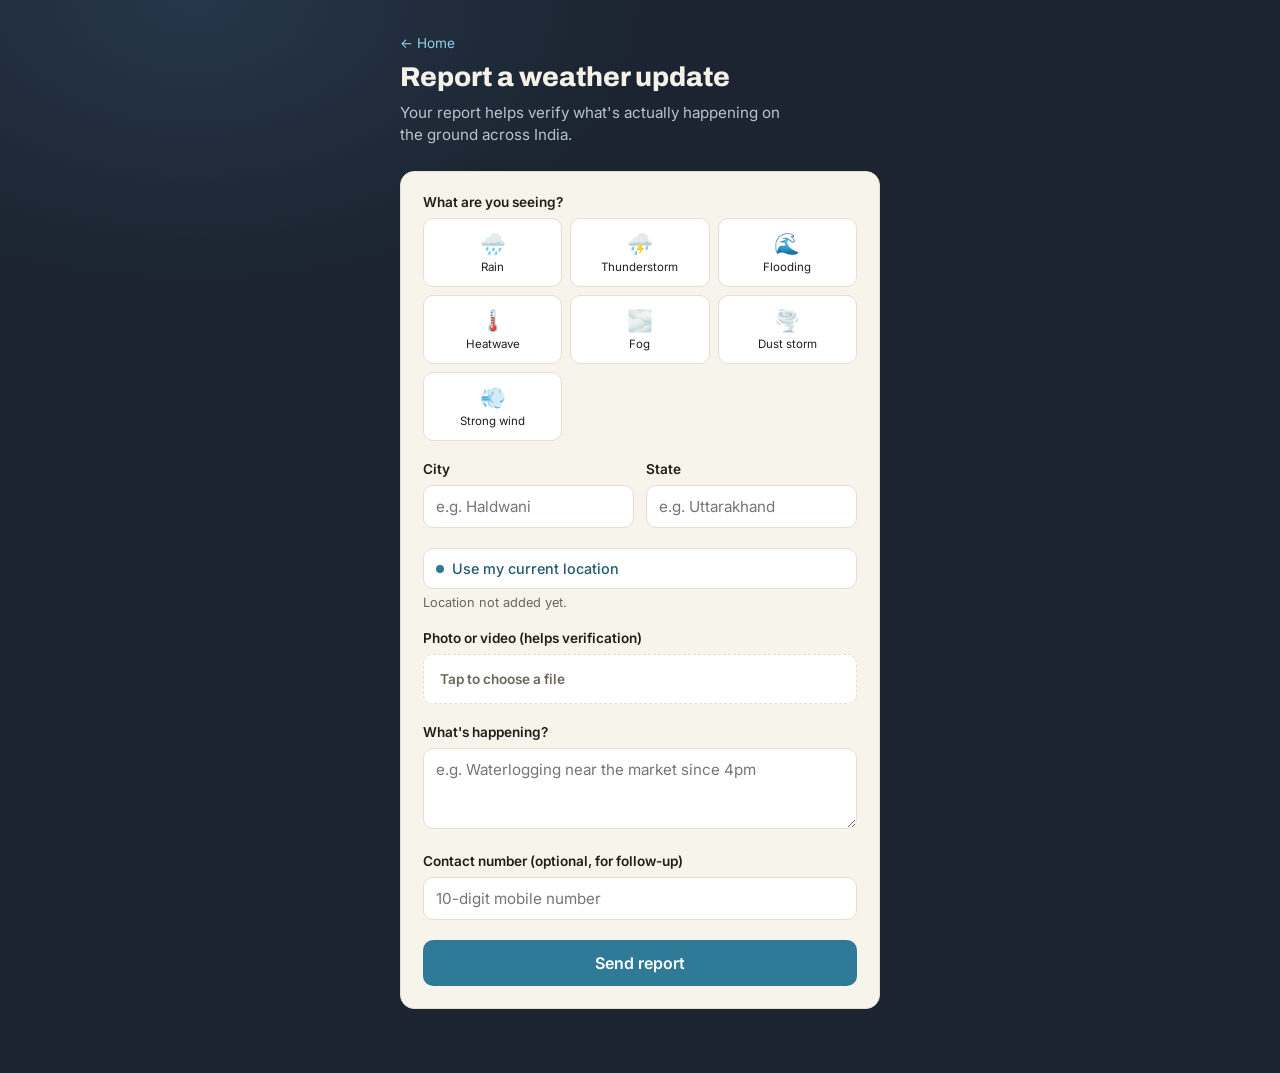
<file: page1.html>
<!DOCTYPE html>
<html lang="en">
<head>
<meta charset="UTF-8">
<meta name="viewport" content="width=device-width, initial-scale=1.0">
<title>Report a Weather Update</title>
<link rel="preconnect" href="https://fonts.googleapis.com">
<link rel="preconnect" href="https://fonts.gstatic.com" crossorigin>
<link href="https://fonts.googleapis.com/css2?family=Archivo:wght@600;800&family=Inter:wght@400;500;600&display=swap" rel="stylesheet">
<style>
  :root{
    --bg:#1B2430;
    --bg-glow:#26364A;
    --card:#F7F4EC;
    --card-border:#E4DFD1;
    --ink:#201E1A;
    --muted:#6B6759;
    --accent:#2F7A96;
    --accent-dark:#215C71;
    --on-accent:#FFFFFF;
    --ok:#4C8C4A;
    --pending:#C98A2E;
    --severe:#B84438;
    --line:#E4DFD1;
    --radius:10px;
  }

  *{ box-sizing:border-box; }

  body{
    margin:0;
    min-height:100vh;
    background:
      radial-gradient(60% 45% at 15% 0%, var(--bg-glow) 0%, transparent 60%),
      var(--bg);
    font-family:'Inter', sans-serif;
    color:var(--ink);
    padding:32px 16px 64px;
  }

  .page{
    max-width:480px;
    margin:0 auto;
  }

  .home-link{
    display:inline-block;
    color:#8FD3E8;
    text-decoration:none;
    font-size:0.85rem;
    margin-bottom:10px;
  }
  .home-link:hover{ text-decoration:underline; }

  .intro h1{
    font-family:'Archivo', sans-serif;
    font-weight:800;
    font-size:1.7rem;
    line-height:1.2;
    color:#F4F1E9;
    margin:0 0 8px;
  }

  .intro p{
    color:#B9C2CC;
    font-size:0.95rem;
    line-height:1.5;
    margin:0 0 24px;
    max-width:38ch;
  }

  .card{
    background:var(--card);
    border:1px solid var(--card-border);
    border-radius:14px;
    padding:22px;
  }

  .field{ margin-bottom:20px; }
  .field-row{ display:flex; gap:12px; margin-bottom:20px; }
  .field-row .field{ flex:1; margin-bottom:0; }

  label{
    display:block;
    font-size:0.85rem;
    font-weight:600;
    margin-bottom:8px;
  }

  input[type="text"], input[type="tel"], textarea{
    width:100%;
    font-family:'Inter', sans-serif;
    font-size:0.95rem;
    padding:11px 12px;
    border:1px solid var(--line);
    border-radius:var(--radius);
    background:#FFFFFF;
    color:var(--ink);
  }

  input.invalid, .event-grid.invalid{
    border-color:var(--severe);
  }

  textarea{ resize:vertical; font-family:inherit; }

  input:focus-visible, textarea:focus-visible, button:focus-visible{
    outline:2px solid var(--accent);
    outline-offset:2px;
  }

  /* Event type grid */
  .event-grid{
    display:grid;
    grid-template-columns:repeat(3, 1fr);
    gap:8px;
  }

  .event-btn{
    display:flex;
    flex-direction:column;
    align-items:center;
    justify-content:center;
    gap:4px;
    padding:12px 4px;
    min-height:66px;
    background:#FFFFFF;
    border:1px solid var(--line);
    border-radius:var(--radius);
    font-family:'Inter', sans-serif;
    font-size:0.72rem;
    color:var(--ink);
    cursor:pointer;
  }

  .event-btn span{ font-size:1.3rem; }

  .event-btn.selected{
    background:var(--accent);
    border-color:var(--accent-dark);
    color:var(--on-accent);
  }

  .error{
    color:var(--severe);
    font-size:0.8rem;
    margin:8px 0 0;
  }
  .error[hidden]{ display:none; }

  /* Location */
  .location-btn{
    display:flex;
    align-items:center;
    gap:8px;
    width:100%;
    padding:11px 12px;
    background:#FFFFFF;
    border:1px solid var(--line);
    border-radius:var(--radius);
    font-family:'Inter', sans-serif;
    font-size:0.9rem;
    font-weight:500;
    color:var(--accent-dark);
    cursor:pointer;
    margin-bottom:6px;
  }

  .dot{
    width:8px; height:8px; border-radius:50%;
    background:var(--accent);
  }
  .dot.pulsing{ animation:pulse 1s ease-in-out infinite; }
  @keyframes pulse{
    0%,100%{ opacity:1; } 50%{ opacity:0.3; }
  }

  .hint{
    font-size:0.8rem;
    color:var(--muted);
    margin:0 0 20px;
  }

  /* Dropzone */
  .dropzone{
    display:flex;
    align-items:center;
    gap:12px;
    border:1px dashed var(--line);
    border-radius:var(--radius);
    padding:16px;
    cursor:pointer;
    font-size:0.85rem;
    color:var(--muted);
    background:#FFFFFF;
  }

  .thumb{
    width:44px; height:44px;
    object-fit:cover;
    border-radius:6px;
  }
  .thumb[hidden]{ display:none; }

  .submit-btn{
    width:100%;
    padding:13px;
    background:var(--accent);
    color:var(--on-accent);
    border:none;
    border-radius:var(--radius);
    font-family:'Inter', sans-serif;
    font-size:1rem;
    font-weight:600;
    cursor:pointer;
  }
  .submit-btn:hover{ background:var(--accent-dark); }

  .success{
    color:var(--ok);
    font-size:0.85rem;
    font-weight:500;
    margin:12px 0 0;
    text-align:center;
  }
  .success[hidden]{ display:none; }

  /* Recent reports */
  .recent{ margin-top:28px; }
  .recent h2{
    font-family:'Archivo', sans-serif;
    font-size:1rem;
    color:#F4F1E9;
    margin:0 0 12px;
  }

  #recentList{
    list-style:none;
    margin:0; padding:0;
    display:flex;
    flex-direction:column;
    gap:10px;
  }

  .recent-item{
    display:flex;
    align-items:center;
    gap:12px;
    background:var(--card);
    border:1px solid var(--card-border);
    border-radius:var(--radius);
    padding:12px 14px;
  }

  .recent-icon{ font-size:1.4rem; }
  .recent-body{ flex:1; min-width:0; }
  .recent-title{ margin:0; font-weight:600; font-size:0.9rem; }
  .recent-sub{ margin:2px 0 0; font-size:0.8rem; color:var(--muted); }
  .recent-time{ margin:2px 0 0; font-size:0.75rem; color:var(--muted); }

  .pill{
    font-size:0.7rem;
    font-weight:600;
    padding:4px 9px;
    border-radius:999px;
    white-space:nowrap;
  }
  .pill.high{ background:#DCEEDB; color:#2F6B2D; }
  .pill.medium{ background:#F5E4C3; color:#8A5A16; }
  .pill.low{ background:#F3D9D6; color:#8A2E23; }

  @media (prefers-reduced-motion: reduce){
    .dot.pulsing{ animation:none; }
  }
</style>
</head>
<body>

<div class="page">

  <div class="intro">
    <a href="index.html" class="home-link">← Home</a>
    <h1>Report a weather update</h1>
    <p>Your report helps verify what's actually happening on the ground across India.</p>
  </div>

  <form id="reportForm" class="card" novalidate>

    <div class="field">
      <label>What are you seeing?</label>
      <div class="event-grid" id="eventGrid">
        <button type="button" class="event-btn" data-value="rain"><span>🌧️</span>Rain</button>
        <button type="button" class="event-btn" data-value="thunderstorm"><span>⛈️</span>Thunderstorm</button>
        <button type="button" class="event-btn" data-value="flooding"><span>🌊</span>Flooding</button>
        <button type="button" class="event-btn" data-value="heatwave"><span>🌡️</span>Heatwave</button>
        <button type="button" class="event-btn" data-value="fog"><span>🌫️</span>Fog</button>
        <button type="button" class="event-btn" data-value="dust_storm"><span>🌪️</span>Dust storm</button>
        <button type="button" class="event-btn" data-value="strong_wind"><span>💨</span>Strong wind</button>
      </div>
      <p class="error" id="eventError" hidden>Pick one option.</p>
    </div>

    <div class="field-row">
      <div class="field">
        <label for="city">City</label>
        <input type="text" id="city" placeholder="e.g. Haldwani">
      </div>
      <div class="field">
        <label for="state">State</label>
        <input type="text" id="state" placeholder="e.g. Uttarakhand">
      </div>
    </div>

    <button type="button" class="location-btn" id="locateBtn">
      <span class="dot" id="locateDot"></span>
      Use my current location
    </button>
    <p class="hint" id="coordsText">Location not added yet.</p>

    <div class="field">
      <label for="photo">Photo or video (helps verification)</label>
      <label class="dropzone" for="photo">
        <img id="thumb" class="thumb" hidden alt="Selected photo preview">
        <span id="dropzoneText">Tap to choose a file</span>
      </label>
      <input type="file" id="photo" accept="image/*,video/*" hidden>
    </div>

    <div class="field">
      <label for="description">What's happening?</label>
      <textarea id="description" rows="3" placeholder="e.g. Waterlogging near the market since 4pm"></textarea>
    </div>

    <div class="field">
      <label for="phone">Contact number (optional, for follow-up)</label>
      <input type="tel" id="phone" placeholder="10-digit mobile number">
    </div>

    <button type="submit" class="submit-btn">Send report</button>
    <p class="success" id="successMsg" hidden></p>
  </form>

  <section class="recent" id="recentSection" hidden>
    <h2>Recent reports</h2>
    <ul id="recentList"></ul>
  </section>

</div>

<script src="api.js"></script>
<script src="page1.js"></script>

</body>
</html>
</file>
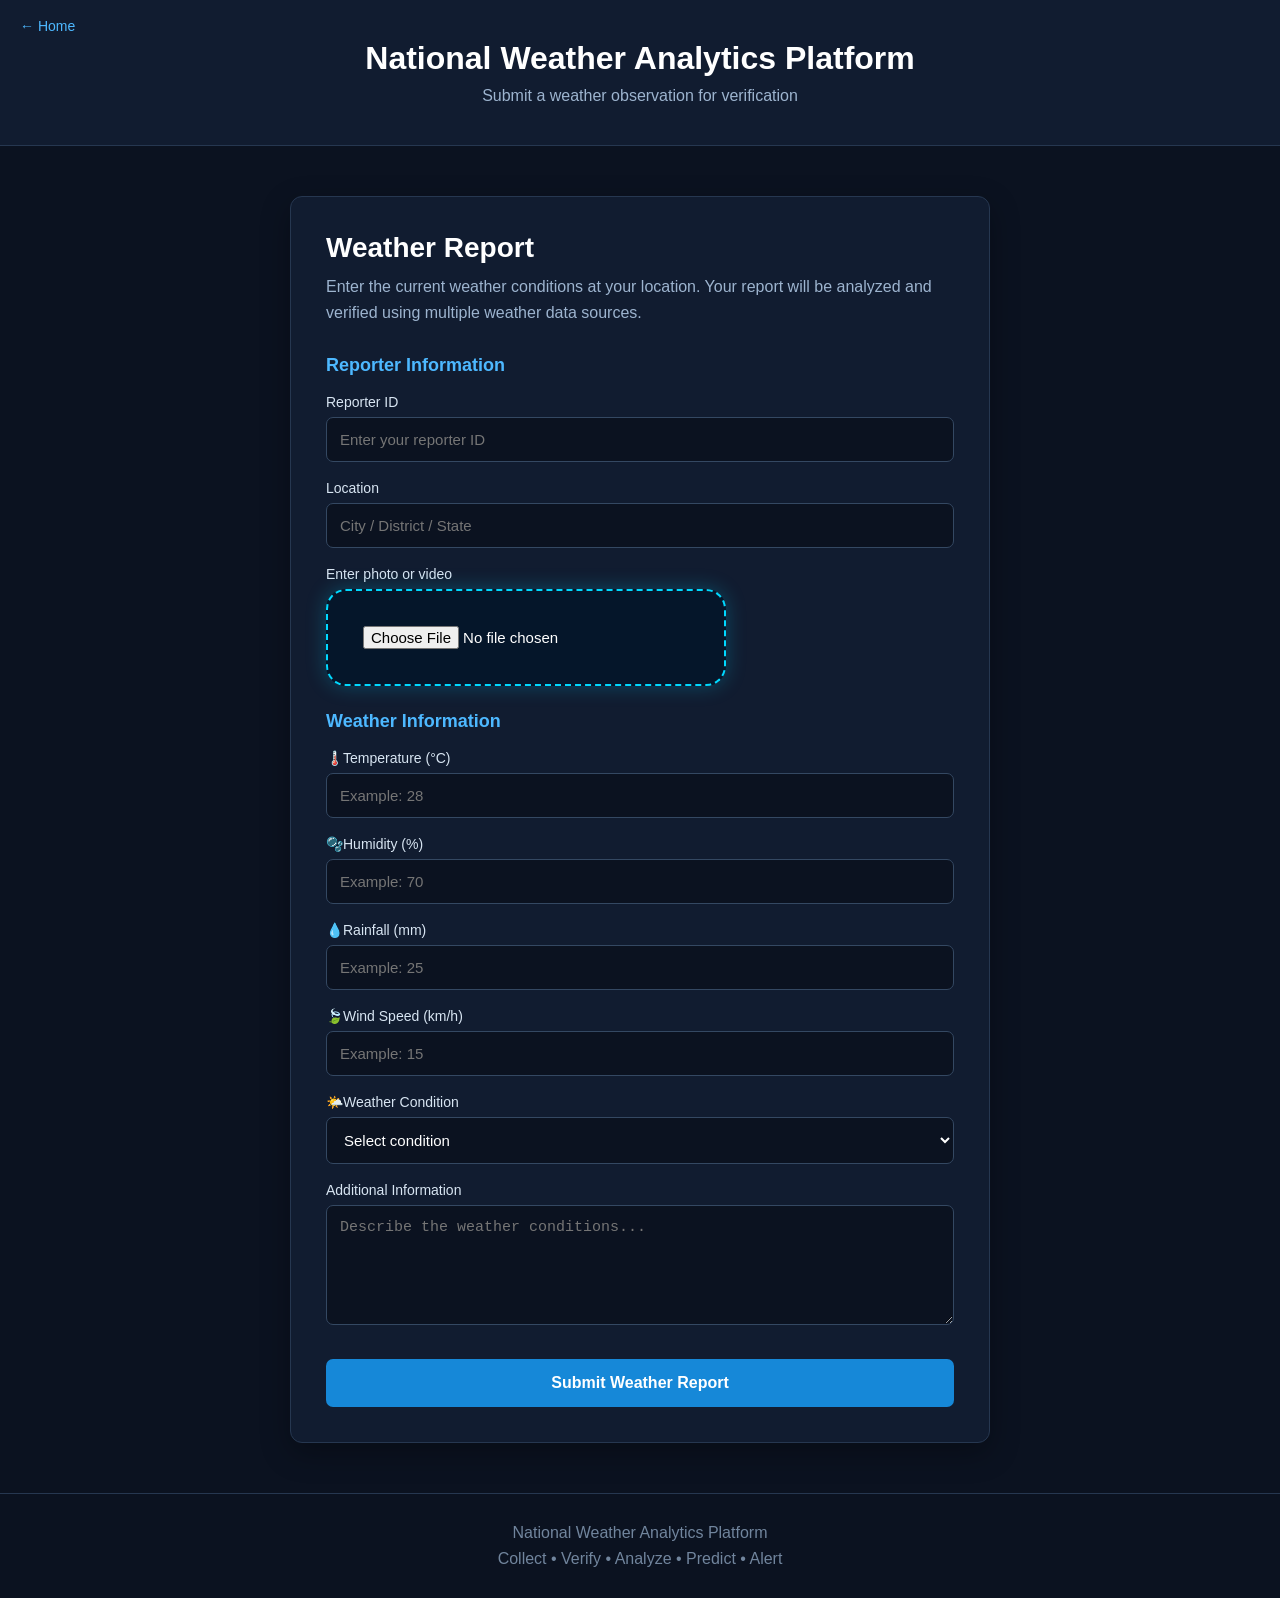
<file: page2.html>
<!DOCTYPE html>
<html lang="en">

<head>
    <meta charset="UTF-8">
    <meta name="viewport" content="width=device-width, initial-scale=1.0">

    <title>Weather Report Submission</title>

    <link rel="stylesheet" href="page2.css">
</head>

<body>

    <header>
        <a href="index.html" class="home-link">← Home</a>
        <h1>National Weather Analytics Platform</h1>
        <p>Submit a weather observation for verification</p>
    </header>


    <main>

        <div class="form-container">

            <h2>Weather Report</h2>

            <p class="description">
                Enter the current weather conditions at your location.
                Your report will be analyzed and verified using multiple
                weather data sources.
            </p>


            <!-- Reporter Information -->

            <h3>Reporter Information</h3>

            <label for="reporter-id">Reporter ID</label>
            <input type="text" id="reporter-id"
                   placeholder="Enter your reporter ID">


            <!-- Location -->

            <label for="location">Location</label>
            <input type="text" id="location"
                   placeholder="City / District / State">
        <!-- Photo-->       
         <label for="file">Enter photo or video</label>
         <input type="file" id="file">


            <!-- Weather Information -->

            <h3>Weather Information</h3>

            <label for="temperature">🌡️Temperature (°C)</label>
            <input type="number" id="temperature"
                   placeholder="Example: 28">


            <label for="humidity">🫧Humidity (%)</label>
            <input type="number" id="humidity"
                   placeholder="Example: 70">


            <label for="rainfall">💧Rainfall (mm)</label>
            <input type="number" id="rainfall"
                   placeholder="Example: 25">


            <label for="wind">🍃Wind Speed (km/h)</label>
            <input type="number" id="wind"
                   placeholder="Example: 15">


            <label for="weather">🌤️Weather Condition</label>

            <select id="weather">

                <option value="">Select condition</option>
                <option>Sunny☀️</option>
                <option>Cloudy☁️</option>
                <option>Light Rain🌦️</option>
                <option>Heavy Rain🌧️</option>
                <option>Thunderstorm⛈️</option>
                <option>Fog🌫️</option>
                <option>Dust Storm🌪️</option>

            </select>


            <!-- Additional Information -->

            <label for="description">Additional Information</label>

            <textarea id="description"
                      placeholder="Describe the weather conditions..."></textarea>


            <!-- Submit -->

                <button type="button" onclick="submitReport()">
                    Submit Weather Report
                </button>

                <div id="resultBox" class="result-box" hidden></div>

        </div>

    </main>


    <footer>

        <p>
            National Weather Analytics Platform
        </p>

        <p>
            Collect • Verify • Analyze • Predict • Alert
        </p>

    </footer>

    <script src="api.js"></script>
    <script src="page2.js"></script>

</body>

</html>
</file>
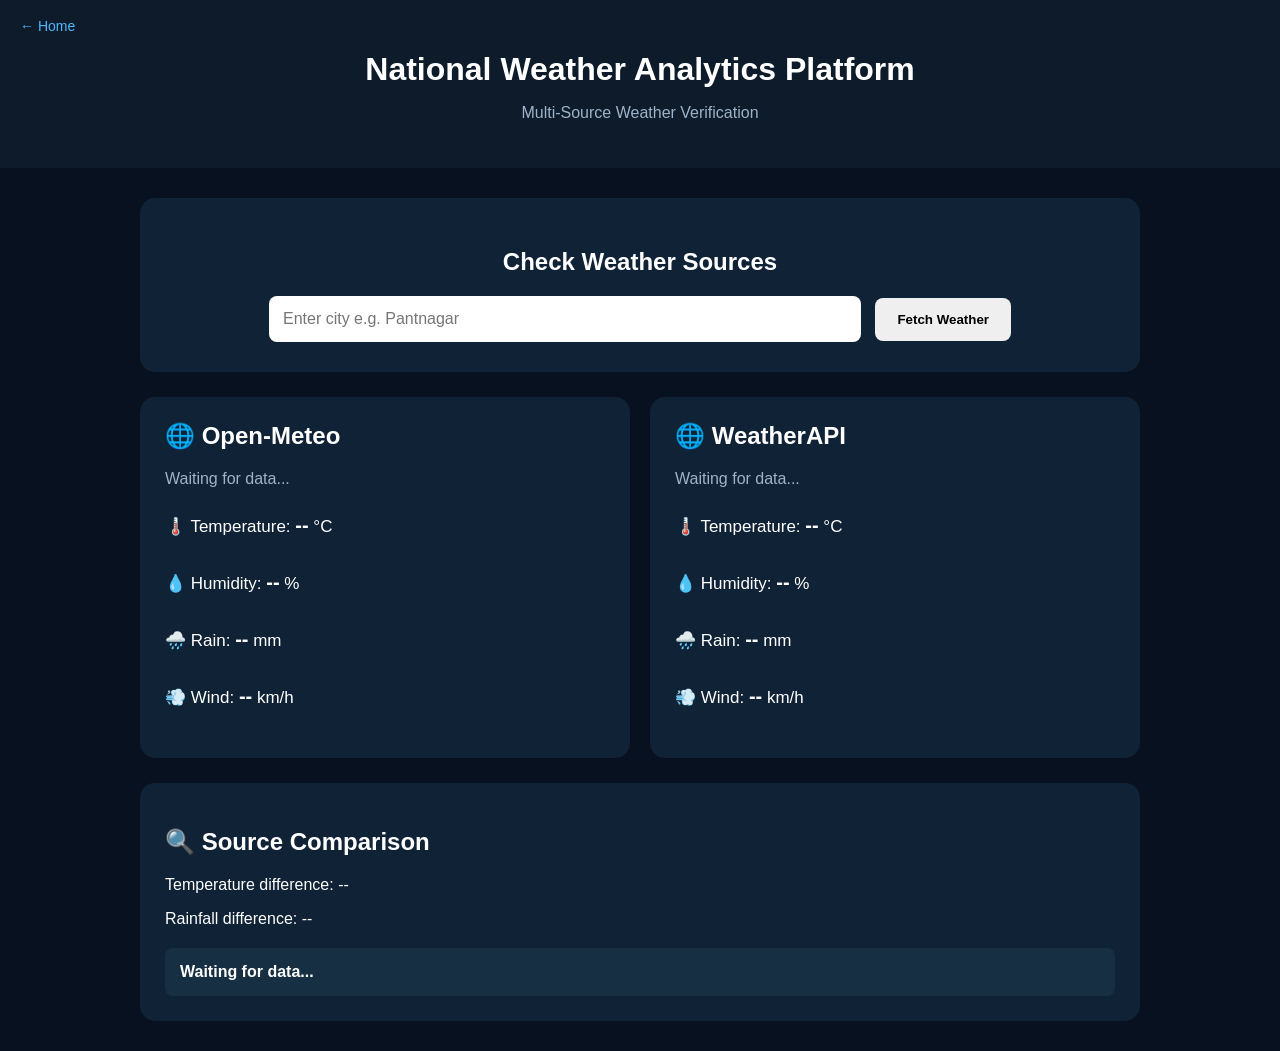
<file: sources.html>
<!DOCTYPE html>
<html lang="en">

<head>
    <meta charset="UTF-8">
    <meta name="viewport" content="width=device-width, initial-scale=1.0">

    <title>Weather Source Comparison</title>

    <link rel="stylesheet" href="sources.css">
</head>

<body>

    <header>
        <a href="index.html" class="home-link">← Home</a>
        <h1>National Weather Analytics Platform</h1>
        <p>Multi-Source Weather Verification</p>
    </header>

    <main>

        <section class="search-box">

            <h2>Check Weather Sources</h2>

            <input
                type="text"
                id="location"
                placeholder="Enter city e.g. Pantnagar"
            >

            <button onclick="getWeather()">
                Fetch Weather
            </button>

        </section>


        <section class="sources">

            <!-- OPEN METEO -->

            <div class="weather-card">

                <h2>🌐 Open-Meteo</h2>

                <p class="source-status" id="openStatus">
                    Waiting for data...
                </p>

                <div class="weather-data">

                    <p>
                        🌡️ Temperature:
                        <strong id="openTemp">--</strong> °C
                    </p>

                    <p>
                        💧 Humidity:
                        <strong id="openHumidity">--</strong> %
                    </p>

                    <p>
                        🌧️ Rain:
                        <strong id="openRain">--</strong> mm
                    </p>

                    <p>
                        💨 Wind:
                        <strong id="openWind">--</strong> km/h
                    </p>

                </div>

            </div>


            <!-- WEATHER API -->

            <div class="weather-card">

                <h2>🌐 WeatherAPI</h2>

                <p class="source-status" id="apiStatus">
                    Waiting for data...
                </p>

                <div class="weather-data">

                    <p>
                        🌡️ Temperature:
                        <strong id="apiTemp">--</strong> °C
                    </p>

                    <p>
                        💧 Humidity:
                        <strong id="apiHumidity">--</strong> %
                    </p>

                    <p>
                        🌧️ Rain:
                        <strong id="apiRain">--</strong> mm
                    </p>

                    <p>
                        💨 Wind:
                        <strong id="apiWind">--</strong> km/h
                    </p>

                </div>

            </div>

        </section>


        <!-- COMPARISON -->

        <section class="comparison">

            <h2>🔍 Source Comparison</h2>

            <p id="temperatureDifference">
                Temperature difference: --
            </p>

            <p id="rainDifference">
                Rainfall difference: --
            </p>

            <div id="verificationResult">
                Waiting for data...
            </div>

        </section>

    </main>


    <script src="sources.js"></script>

</body>

</html>
</file>
<file: page2.css>
* {
    margin: 0;
    padding: 0;
    box-sizing: border-box;
}
#file{
    width: 400px;
    padding:35px;
    text-align:center;
    border:2px dashed #00d9ff;
    border-radius:20px;
    background:rgba(0,20,40,0.7);
    transition:0.3s;
    box-shadow: 0 0 20px rgba(0,217,255,0.25);
}

body {
    font-family: Arial, sans-serif;

    background: #0b1220;

    color: white;
}


/* HEADER */

header {
    position: relative;

    text-align: center;

    padding: 40px 20px;

    background: #111c30;

    border-bottom: 1px solid #263750;
}

.home-link {
    position: absolute;
    top: 18px;
    left: 20px;
    color: #4db8ff;
    text-decoration: none;
    font-size: 14px;
}

.home-link:hover {
    text-decoration: underline;
}

/* RESULT BOX */

.result-box {
    margin-top: 25px;
    padding: 20px;
    border-radius: 10px;
    background: #0b1220;
    border: 1px solid #344862;
}

.result-box h3 {
    margin-bottom: 6px;
}

.result-box ul {
    margin: 10px 0 0 20px;
}

.result-box li {
    margin-bottom: 6px;
}

.result-box.pending {
    color: #9db4cf;
}

.result-box.good {
    border-color: #2f8f4e;
    background: rgba(47, 143, 78, 0.12);
}

.result-box.medium {
    border-color: #c98a2e;
    background: rgba(201, 138, 46, 0.12);
}

.result-box.bad {
    border-color: #b84438;
    background: rgba(184, 68, 56, 0.12);
}


header h1 {
    font-size: 32px;

    margin-bottom: 10px;
}


header p {
    color: #9db4cf;

    font-size: 16px;
}


/* MAIN */

main {
    display: flex;

    justify-content: center;

    padding: 50px 20px;
}


/* FORM CONTAINER */

.form-container {
    width: 100%;

    max-width: 700px;

    background: #111c30;

    padding: 35px;

    border-radius: 12px;

    border: 1px solid #263750;

    box-shadow: 0 10px 30px rgba(0, 0, 0, 0.3);
}


.form-container h2 {
    font-size: 28px;

    margin-bottom: 10px;
}


.description {
    color: #9db4cf;

    line-height: 1.6;

    margin-bottom: 30px;
}


/* SECTION HEADINGS */

.form-container h3 {
    margin-top: 25px;

    margin-bottom: 18px;

    color: #4db8ff;

    font-size: 18px;
}


/* LABELS */

label {
    display: block;

    margin-top: 18px;

    margin-bottom: 7px;

    font-size: 14px;

    color: #d8e5f2;
}


/* INPUTS */

input,
select,
textarea {

    width: 100%;

    padding: 13px;

    background: #0b1220;

    color: white;

    border: 1px solid #344862;

    border-radius: 7px;

    font-size: 15px;

    outline: none;
}


input:focus,
select:focus,
textarea:focus {

    border-color: #4db8ff;
}


/* TEXTAREA */

textarea {

    height: 120px;

    resize: vertical;
}


/* BUTTON */

button {

    width: 100%;

    margin-top: 30px;

    padding: 15px;

    border: none;

    border-radius: 7px;

    background: #1688d8;

    color: white;

    font-size: 16px;

    font-weight: bold;

    cursor: pointer;
}


button:hover {

    background: #0f72b8;

    transform: translateY(-2px);

}


/* FOOTER */

footer {

    text-align: center;

    padding: 30px;

    color: #71859d;

    border-top: 1px solid #263750;
}


footer p:first-child {

    margin-bottom: 8px;

}


/* MOBILE */

@media (max-width: 600px) {

    .form-container {

        padding: 25px;

    }

    header h1 {

        font-size: 24px;

    }

}
</file>
<file: sources.css>
body {
    margin: 0;
    font-family: Arial, sans-serif;
    background: #07111f;
    color: white;
}

header {
    position: relative;
    text-align: center;
    padding: 30px;
    background: #0d1b2a;
}

.home-link {
    position: absolute;
    top: 18px;
    left: 20px;
    color: #4db8ff;
    text-decoration: none;
    font-size: 14px;
}

.home-link:hover {
    text-decoration: underline;
}

header h1 {
    margin-bottom: 8px;
}

header p {
    color: #9fb3c8;
}

main {
    width: 90%;
    max-width: 1000px;
    margin: 30px auto;
}

.search-box {
    text-align: center;
    background: #102235;
    padding: 30px;
    border-radius: 15px;
}

input {
    width: 60%;
    padding: 14px;
    border-radius: 8px;
    border: none;
    font-size: 16px;
}

button {
    padding: 14px 22px;
    margin-left: 10px;
    border: none;
    border-radius: 8px;
    cursor: pointer;
    font-weight: bold;
}

.sources {
    display: flex;
    gap: 20px;
    margin-top: 25px;
}

.weather-card {
    flex: 1;
    background: #102235;
    padding: 25px;
    border-radius: 15px;
}

.weather-card h2 {
    margin-top: 0;
}

.source-status {
    color: #9fb3c8;
}

.weather-data {
    line-height: 2;
    font-size: 17px;
}

.weather-data strong {
    font-size: 20px;
}

.comparison {
    margin-top: 25px;
    padding: 25px;
    background: #102235;
    border-radius: 15px;
}

#verificationResult {
    margin-top: 20px;
    padding: 15px;
    border-radius: 8px;
    background: #162f42;
    font-weight: bold;
}

@media (max-width: 700px) {

    .sources {
        flex-direction: column;
    }

    input {
        width: 90%;
    }

    button {
        margin-top: 15px;
        margin-left: 0;
    }
}
</file>
